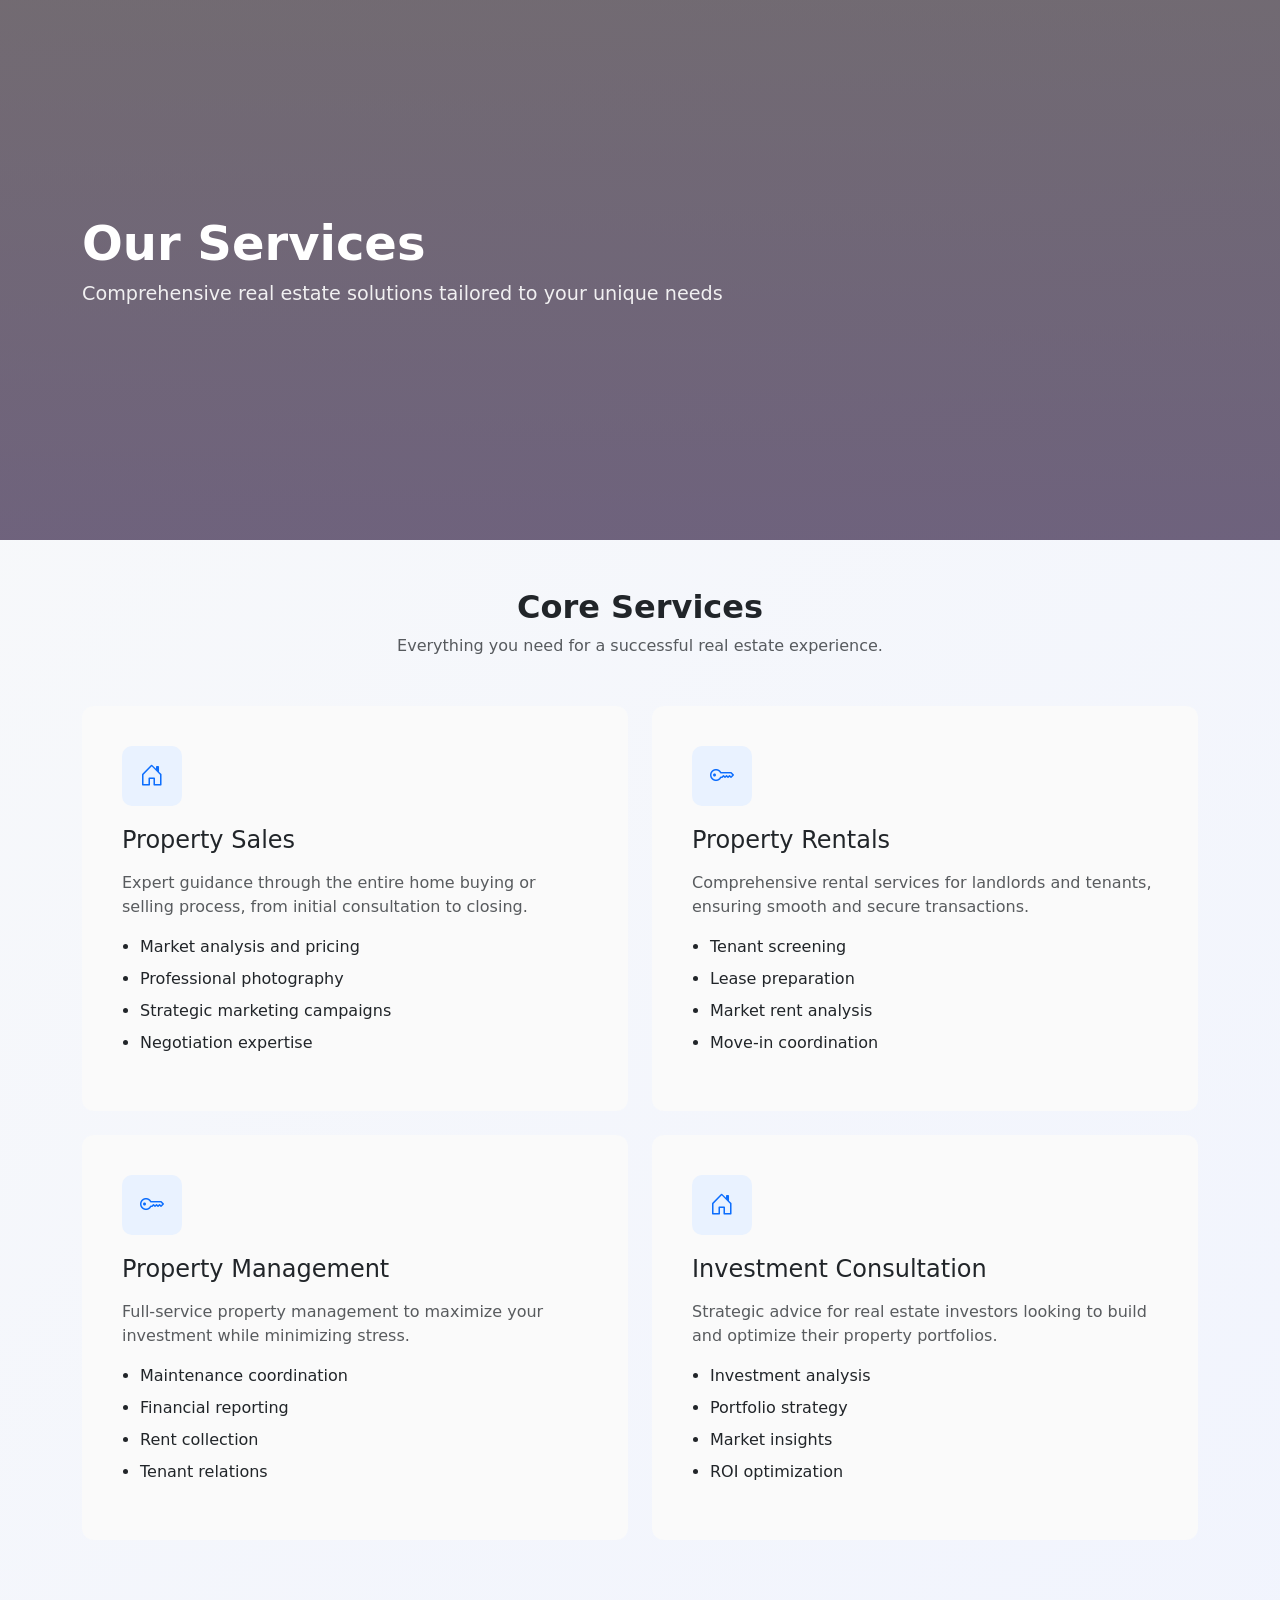
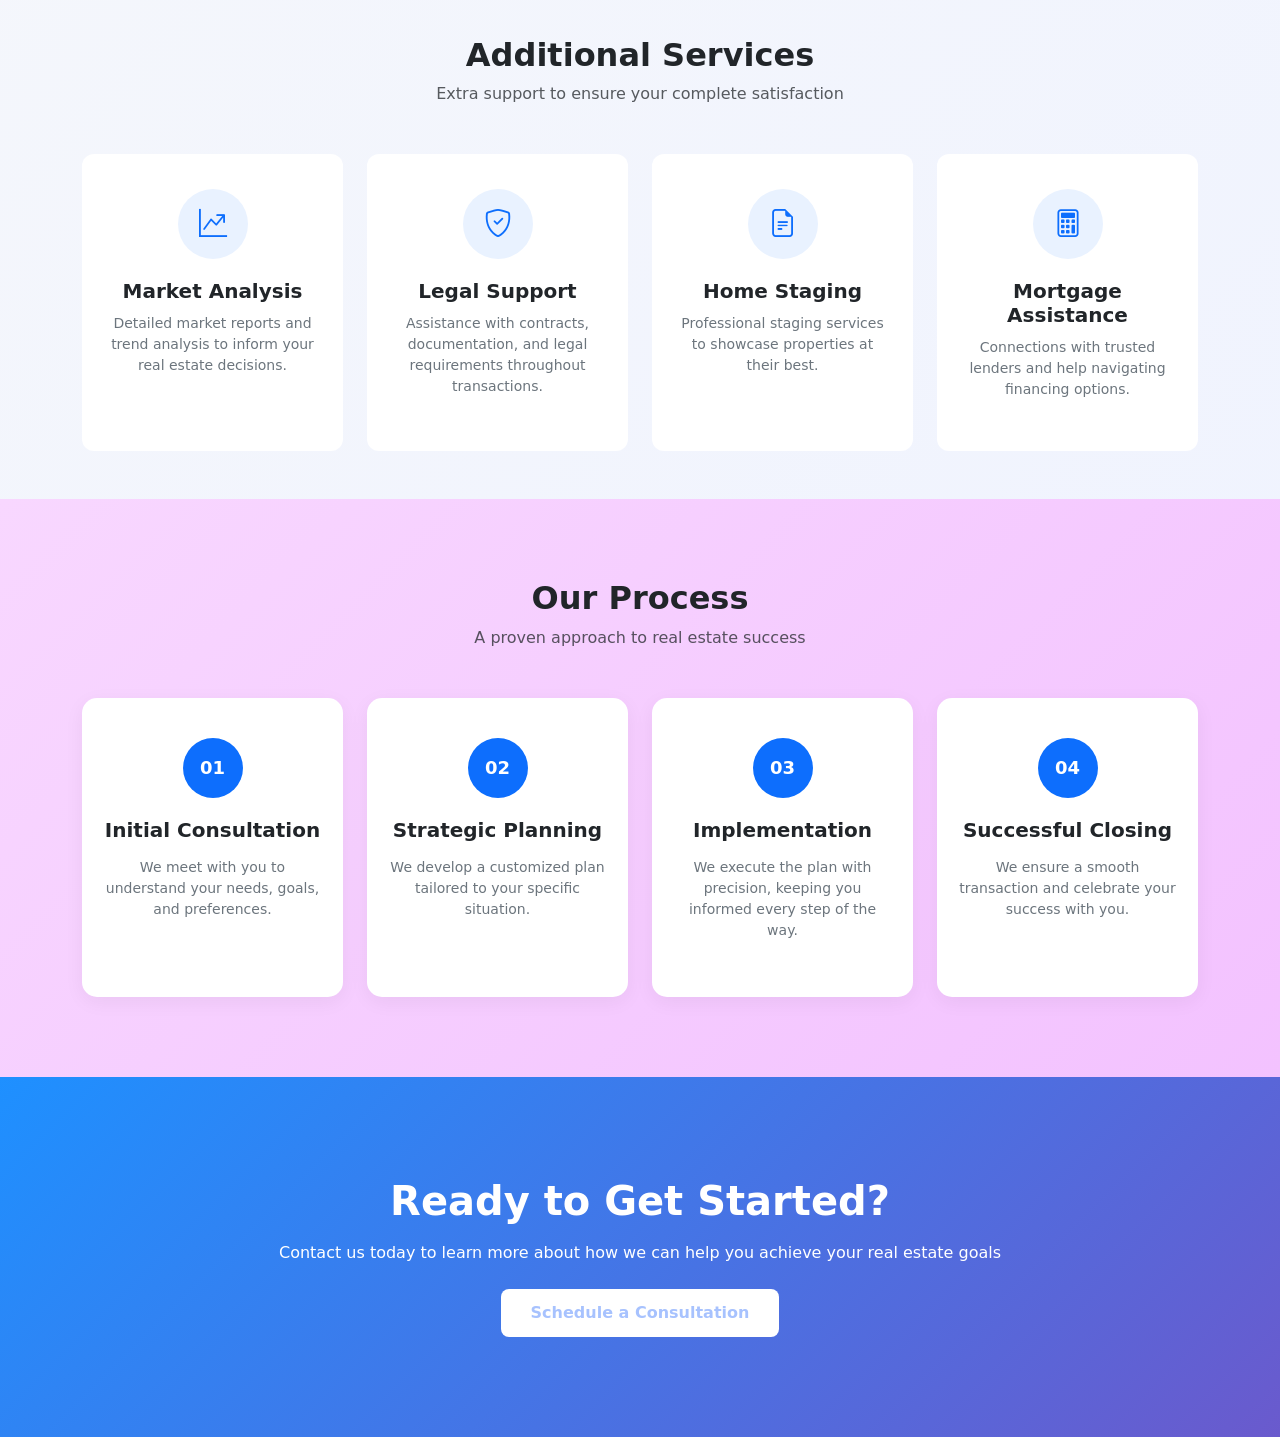
<file: index.html>
<!DOCTYPE html>
<html lang="en">
<head>
    <meta charset="UTF-8">
    <title>Our Services</title>
    <meta name="viewport" content="width=device-width, initial-scale=1">
    <link rel="stylesheet" href="Noor-home.css">

    <!-- Bootstrap 5 CSS -->
    <link href="https://cdn.jsdelivr.net/npm/bootstrap@5.3.2/dist/css/bootstrap.min.css" rel="stylesheet">

    <!-- Bootstrap CSS -->
    <link href="https://cdn.jsdelivr.net/npm/bootstrap@5.3.2/dist/css/bootstrap.min.css" rel="stylesheet">

    <!-- Bootstrap Icons -->
    <link href="https://cdn.jsdelivr.net/npm/bootstrap-icons@1.11.3/font/bootstrap-icons.css" rel="stylesheet">
    <!-- Bootstrap CSS -->
    <link href="https://cdn.jsdelivr.net/npm/bootstrap@5.3.2/dist/css/bootstrap.min.css" rel="stylesheet">
    <!-- Bootstrap CSS -->
    <link href="https://cdn.jsdelivr.net/npm/bootstrap@5.3.2/dist/css/bootstrap.min.css" rel="stylesheet">

</head>

<body>


    <section class="services-hero"
    style="background: linear-gradient(rgba(25, 12, 23, 0.6), rgba(53, 35, 71, 0.7)),
           url(https://www.preciselighting.ng/cdn/shop/files/ChatGPTImageSep22_2025at05_06_18PM.png?v=1765448988&width=493) center/cover no-repeat;
           height: 60vh;
           display: flex;
           align-items: center;
           color: #fff;">

    <div class="container">
        <h1 style="font-size: 3rem; font-weight: 700;">
            Our Services
        </h1>

        <p style="font-size: 1.2rem; opacity: 0.9;">
            Comprehensive real estate solutions tailored to your unique needs
        </p>
    </div>

</section>

<!-- Bootstrap JS -->
<script src="https://cdn.jsdelivr.net/npm/bootstrap@5.3.2/dist/js/bootstrap.bundle.min.js"></script>

<section class="py-5">
    <div class="container">

        <!-- Section Header -->
        <div class="text-center mb-5">
            <h2 class="section-title">Core Services</h2>
            <p class="text-muted">
                Everything you need for a successful real estate experience.
            </p>
        </div>

        <div class="row g-4">

            <!-- Property Sales -->
            <div class="col-md-6">
                <div class="service-card">
                    <div class="icon-box">
                        <i class="bi bi-house-door"></i>
                    </div>
                    <h4 class="mb-3">Property Sales</h4>
                    <p class="text-muted">
                        Expert guidance through the entire home buying or selling
                        process, from initial consultation to closing.
                    </p>
                    <ul>
                        <li>Market analysis and pricing</li>
                        <li>Professional photography</li>
                        <li>Strategic marketing campaigns</li>
                        <li>Negotiation expertise</li>
                    </ul>
                </div>
            </div>



            
            <!-- Property Rentals -->
            <div class="col-md-6">
                <div class="service-card">
                    <div class="icon-box">
                        <i class="bi bi-key"></i>
                    </div>
                    <h4 class="mb-3">Property Rentals</h4>
                    <p class="text-muted">
                        Comprehensive rental services for landlords and tenants,
                        ensuring smooth and secure transactions.
                    </p>
                    <ul>
                        <li>Tenant screening</li>
                        <li>Lease preparation</li>
                        <li>Market rent analysis</li>
                        <li>Move-in coordination</li>
                    </ul>
                </div>
            </div>


            
            <!-- Property Rentals -->
            <div class="col-md-6">
                <div class="service-card">
                    <div class="icon-box">
                        <i class="bi bi-key"></i>
                    </div>
                    <h4 class="mb-3">Property Management</h4>
                    <p class="text-muted">
                        Full-service property management to maximize 
                        your investment while minimizing stress.
                    </p>
                    <ul>
                        <li>Maintenance coordination</li>
                        <li>Financial reporting</li>
                        <li>Rent collection</li>
                        <li>Tenant relations</li>
                    </ul>
                </div>
            </div>




            <!-- investment consultation -->
              <div class="col-md-6">
                <div class="service-card">
                    <div class="icon-box">
                        <i class="bi bi-house-door"></i>
                    </div>
                    <h4 class="mb-3">Investment Consultation</h4>
                    <p class="text-muted">
                        Strategic advice for real estate investors looking to build and
                         optimize their property portfolios.
                    </p>
                    <ul>
                        <li>Investment analysis</li>
                        <li>Portfolio strategy</li>
                        <li>Market insights</li>
                        <li>ROI optimization</li>
                    </ul>
                </div>
            </div>


        </div>

    </div>
</section>

<!-- Bootstrap JS -->
<script src="https://cdn.jsdelivr.net/npm/bootstrap@5.3.2/dist/js/bootstrap.bundle.min.js"></script>



<section class="py-5">
    <div class="container">

        <!-- Section Header -->
        <div class="text-center mb-5">
            <h2 class="section-title">Additional Services</h2>
            <p class="text-muted">
                Extra support to ensure your complete satisfaction
            </p>
        </div>

        <div class="row g-4 text-center">

            <!-- Market Analysis -->
            <div class="col-md-6 col-lg-3">
                <div class="service-box">
                    <div class="icon-circle">
                        <i class="bi bi-graph-up-arrow"></i>
                    </div>
                    <h5>Market Analysis</h5>
                    <p>
                        Detailed market reports and trend analysis to inform your real estate decisions.
                    </p>
                </div>
            </div>

            <!-- Legal Support -->
            <div class="col-md-6 col-lg-3">
                <div class="service-box">
                    <div class="icon-circle">
                        <i class="bi bi-shield-check"></i>
                    </div>
                    <h5>Legal Support</h5>
                    <p>
                        Assistance with contracts, documentation, and legal requirements throughout transactions.
                    </p>
                </div>
            </div>

            <!-- Home Staging -->
            <div class="col-md-6 col-lg-3">
                <div class="service-box">
                    <div class="icon-circle">
                        <i class="bi bi-file-earmark-text"></i>
                    </div>
                    <h5>Home Staging</h5>
                    <p>
                        Professional staging services to showcase properties at their best.
                    </p>
                </div>
            </div>

            <!-- Mortgage Assistance -->
            <div class="col-md-6 col-lg-3">
                <div class="service-box">
                    <div class="icon-circle">
                        <i class="bi bi-calculator"></i>
                    </div>
                    <h5>Mortgage Assistance</h5>
                    <p>
                        Connections with trusted lenders and help navigating financing options.
                    </p>
                </div>
            </div>

        </div>

    </div>
</section>



<!-- Bootstrap JS -->
<script src="https://cdn.jsdelivr.net/npm/bootstrap@5.3.2/dist/js/bootstrap.bundle.min.js"></script>


<!DOCTYPE html>
<html lang="en">
<head>
    <meta charset="UTF-8">
    <title>Our Process</title>
    <meta name="viewport" content="width=device-width, initial-scale=1">

    

<body>

<section class="process-section text-center">
    <div class="container">
        <h2 class="fw-bold mb-2">Our Process</h2>
        <p class="text-muted mb-5">A proven approach to real estate success</p>

        <div class="row g-4">
            <!-- Step 1 -->
            <div class="col-md-6 col-lg-3">
                <div class="process-card">
                    <div class="process-number">01</div>
                    <h5 class="process-title">Initial Consultation</h5>
                    <p class="process-text">
                        We meet with you to understand your needs, goals, and preferences.
                    </p>
                </div>
            </div>

            <!-- Step 2 -->
            <div class="col-md-6 col-lg-3">
                <div class="process-card">
                    <div class="process-number">02</div>
                    <h5 class="process-title">Strategic Planning</h5>
                    <p class="process-text">
                        We develop a customized plan tailored to your specific situation.
                    </p>
                </div>
            </div>

            <!-- Step 3 -->
            <div class="col-md-6 col-lg-3">
                <div class="process-card">
                    <div class="process-number">03</div>
                    <h5 class="process-title">Implementation</h5>
                    <p class="process-text">
                        We execute the plan with precision, keeping you informed every step of the way.
                    </p>
                </div>
            </div>

            <!-- Step 4 -->
            <div class="col-md-6 col-lg-3">
                <div class="process-card">
                    <div class="process-number">04</div>
                    <h5 class="process-title">Successful Closing</h5>
                    <p class="process-text">
                        We ensure a smooth transaction and celebrate your success with you.
                    </p>
                </div>
            </div>
        </div>
    </div>
</section>



<!-- CTA SECTION -->
<section class="cta-section">
    <div class="container">
        <h2 class="mb-3">Ready to Get Started?</h2>
        <p class="mb-4">
            Contact us today to learn more about how we can help you achieve your real estate goals
        </p>
        <button class="cta-btn">Schedule a Consultation</button>
    </div>
</section>




</body>
</html>
</file>
<file: Noor-home.css>
body {
            background-color: #f8f9fa;
        }

        .section-title {
            font-weight: 600;
        }

        .service-card {
            background:rgb(250,250,250);
            padding: 40px;
            border-radius: 12px;
            transition: 0.3s ease;
            height: 100%;
        }

        .service-card:hover {
            box-shadow: 0 10px 30px rgba(0, 0, 0, 0.08);
        }

        .icon-box {
            width: 60px;
            height: 60px;
            background: #e9f2ff;
            display: flex;
            align-items: center;
            justify-content: center;
            border-radius: 10px;
            margin-bottom: 20px;
            font-size: 24px;
            color: #0d6efd;
        }

        .service-card ul {
            padding-left: 18px;
        }

        .service-card ul li {
            margin-bottom: 8px;
        }


        body {
        background: linear-gradient(135deg, #f8f9fa, #eef2ff);
    }

    .section-title {
        font-weight: 600;
    }

    .service-box {
        background: #ffffff;
        padding: 35px 25px;
        border-radius: 12px;
        transition: 0.3s ease;
        height: 100%;
    }

    .service-box:hover {
        box-shadow: 0 10px 30px rgba(0,0,0,0.08);
        transform: translateY(-5px);
    }

    .icon-circle {
        width: 70px;
        height: 70px;
        background: #e9f2ff;
        border-radius: 50%;
        display: flex;
        align-items: center;
        justify-content: center;
        margin: 0 auto 20px auto;
        font-size: 28px;
        color: #0d6efd;
    }

    .service-box h5 {
        font-weight: 600;
        margin-bottom: 10px;
    }

    .service-box p {
        font-size: 14px;
        color: #6c757d;
    }


    .process-section {
            background: linear-gradient(135deg, #f8d7ff, #f3c2ff);
            padding: 80px 0;
        }

        .process-card {
            background: #ffffff;
            border-radius: 15px;
            padding: 40px 20px;
            box-shadow: 0 5px 20px rgba(0,0,0,0.05);
            transition: 0.3s;
            height: 100%;
        }

        .process-card:hover {
            transform: translateY(-8px);
        }

        .process-number {
            width: 60px;
            height: 60px;
            background: #0d6efd;
            color: #fff;
            font-weight: bold;
            display: flex;
            align-items: center;
            justify-content: center;
            border-radius: 50%;
            margin: 0 auto 20px auto;
            font-size: 18px;
        }

        .process-title {
            font-weight: 600;
            margin-bottom: 15px;
        }

        .process-text {
            color: #6c757d;
            font-size: 14px;
        }


         /* CTA Section */
        .cta-section {
            background: linear-gradient(135deg, #1e90ff, #6a5acd);
            color: #fff;
            padding: 100px 0;
            text-align: center;
        }

        .cta-section h2 {
            font-weight: 700;
            font-size: 2.5rem;
        }

        .cta-btn {
            background-color: rgb(255,255,255);
            color:rgb(167,194,254);
            border: none;
            padding: 12px 30px;
            border-radius: 8px;
            font-weight: 600;
            transition: 0.3s;
        }

        .cta-btn:hover {
            background-color: #ff4da6;
            transform: translateY(-3px);
        }
</file>
